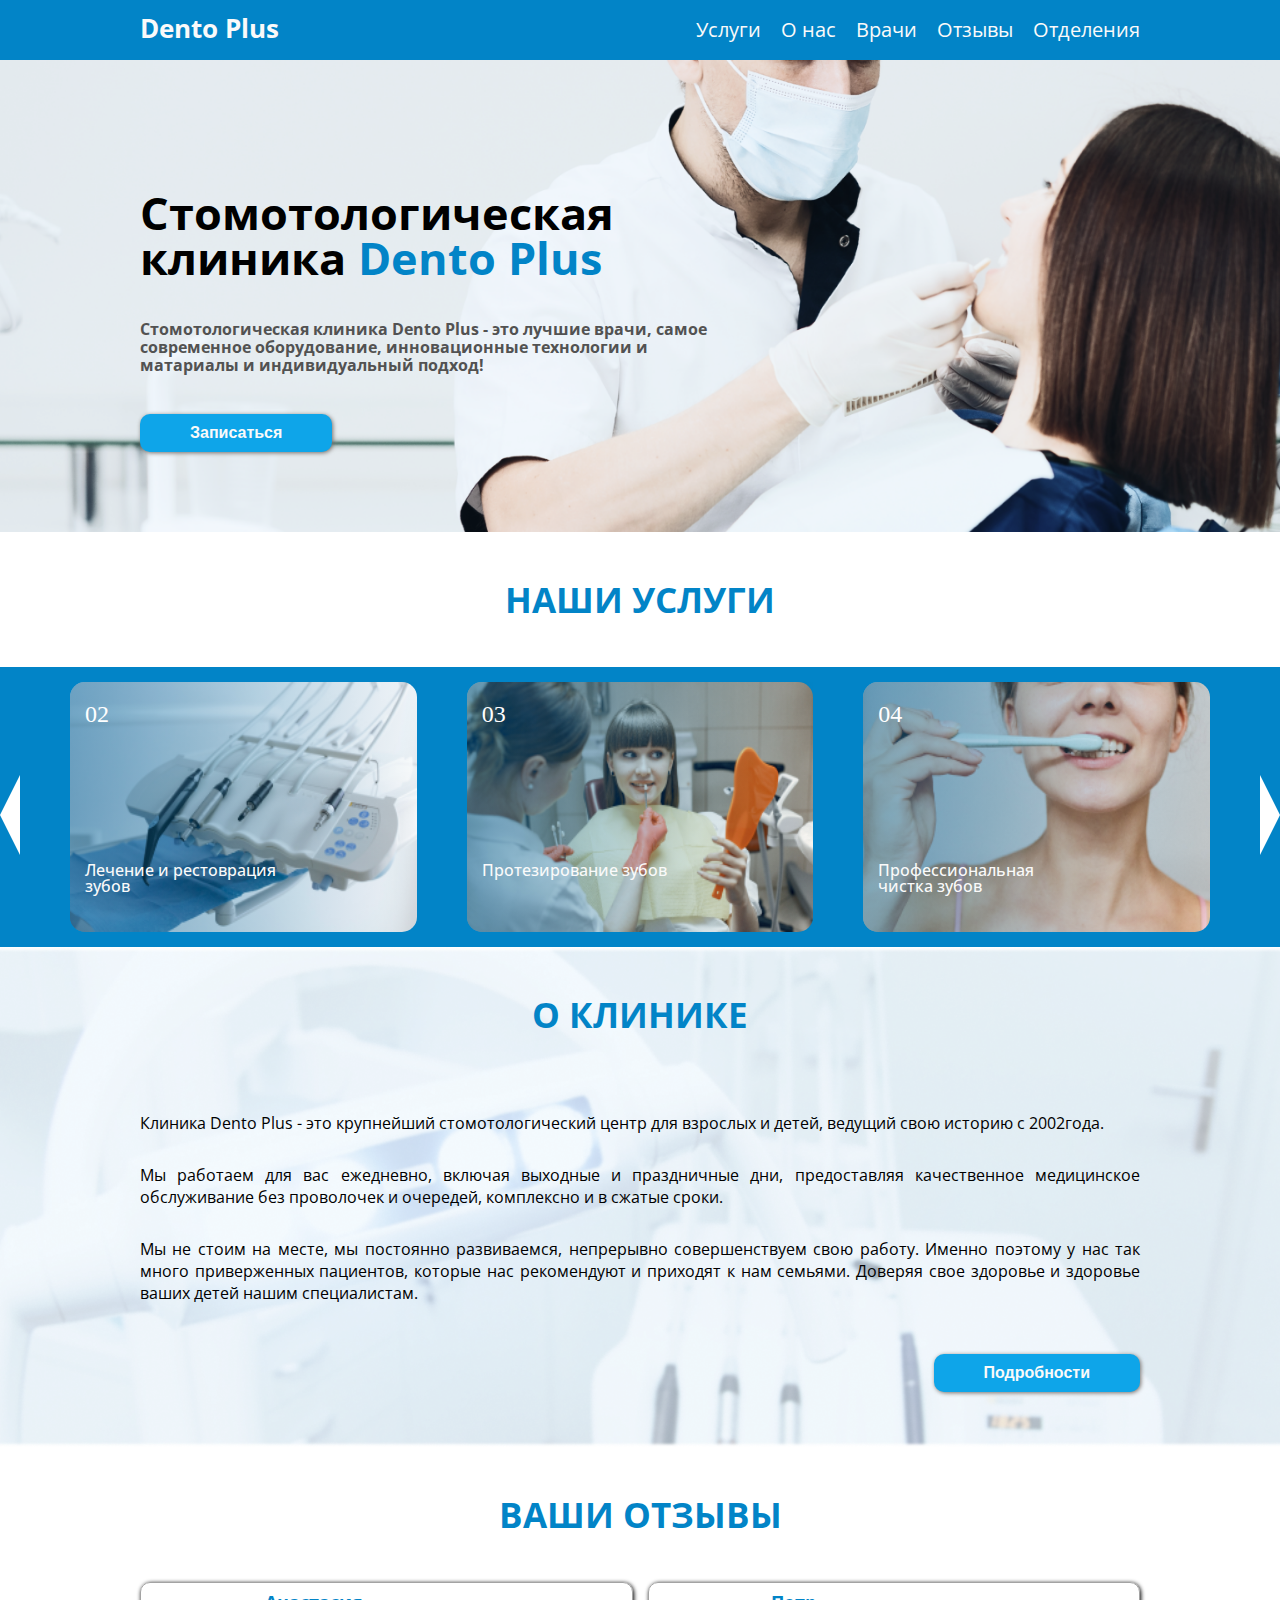
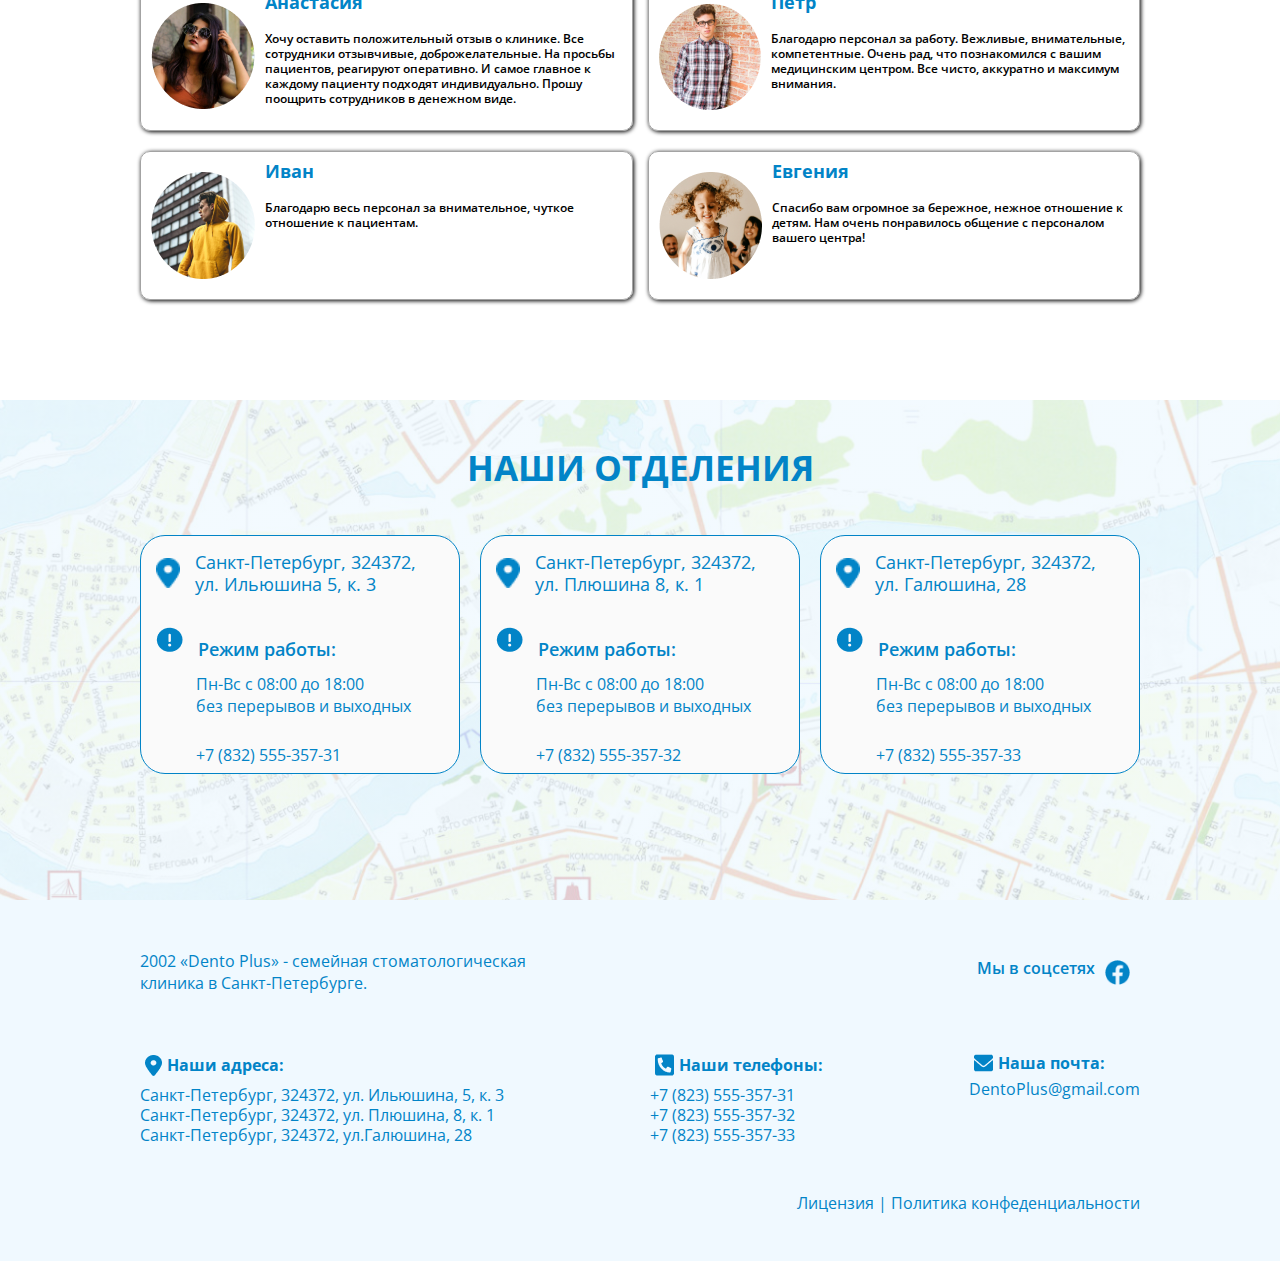
<file: PROJECTS/Dental_Clinic/index.html>
<!DOCTYPE html>
<html>
    <head>
        <meta charset="utf-8" />
        <title>Dental_clinic</title>
        <meta content="width=device-width, initial-scale=1.0" name="viewport">
        <link rel="stylesheet" type="text/css" href="reset.css" />
        <link rel="stylesheet" type="text/css" href="styles/styles.css" />
        <link rel="preconnect" href="https://fonts.googleapis.com">
        <link rel="preconnect" href="https://fonts.gstatic.com" crossorigin>
        <link href="https://fonts.googleapis.com/css2?family=Open+Sans:wght@300;400;500;600;700;800&display=swap" rel="stylesheet">
    </head>

    <body>
        <div class="container-interior">
            <div class="navigation-container">
                <div class="content-container">
                    
                    <div class="flex-navigation">

                        <div class="Dento-Plus">Dento Plus</div>

                        <div class="block-navigation">
                            <a class="link" href="../Dental_Clinic/treatment.html#services">Услуги</a>
                            <a class="link" href="#about Us">О нас</a>
                            <a class="link" href="../Dental_Clinic/specialists.html#doctors">Врачи</a>
                            <a class="link" href="#reviews">Отзывы</a>
                            <a class="link" href="#branches">Отделения</a>
                        </div>
                    </div>
                </div>
            </div>
        
                                                 <!--Dento Plus-->

            <div class="image-dento">
                <div class="content-container">
                    <div class="header-hero">
                        <h1>Стомотологическая клиника <span class="colortext">Dento Plus</span></h1>
                        <p class="text-hero">Стомотологическая клиника Dento Plus - это лучшие врачи,
                        самое современное оборудование, инновационные технологии и матариалы и индивидуальный подход!</p>
                    </div>

                    <div>
                        <button class="button">Записаться</button>
                    </div>

                </div>
            </div>

                                                    <!--Servise-->

            <div class="title" id="services">НАШИ УСЛУГИ</div>
            

            <div class="servise">
                <div class="flex-foto">
                    
                    <div class="arrow">
                        <div class="triangle-left"></div>
                    </div>

                    <div class="image">
                        <img src="../Dental_Clinic/photo/service-3.png" alt="" class="image-servise" />
                        <div class="shadow"></div>
                        <p class="number">02</p>
                        <p class="text">Лечение и рестоврация зубов</p>
                    </div>
                    
                    <div class="image">
                        <img src="../Dental_Clinic/photo/service-2.png" alt="" class="image-servise" />
                        <div class="shadow"></div>
                        <p class="number">03</p>
                        <p class="text">Протезирование зубов</p>
                    </div>

                    <div class="image">
                        <img src="../Dental_Clinic/photo/service-1.png" alt="" class="image-servise" />
                        <div class="shadow"></div>
                        <p class="number">04</p>
                        <p class="text">Профессиональная чистка зубов</p>
                    </div>

                    <div class="arrow">
                        <div class="triangle-right"></div>
                    </div>

                </div>
            </div>
            
                                                      <!--Clinic-->

            <div class="image-clinic">
                <div class="content-container">
                    <div class="title" id="about Us">О КЛИНИКЕ</div>

                        <p class="text-clinic">Клиника Dento Plus - это крупнейший стомотологический центр для взрослых и детей, 
                            ведущий свою историю с 2002года.</p>

                        <p class="text-clinic">Мы работаем для вас ежедневно, включая выходные и праздничные дни, предоставляя качественное
                            медицинское обслуживание без проволочек и очередей, комплексно и в сжатые сроки.</p>
                            

                        <p class="text-clinic">Мы не стоим на месте, мы постоянно развиваемся, непрерывно совершенствуем свою работу.
                            Именно поэтому у нас так много приверженных пациентов, которые нас рекомендуют и приходят к нам семьями. 
                            Доверяя свое здоровье и здоровье ваших детей нашим специалистам.</p>
                            
                        <button class="button-details">Подробности</button>
                </div>
            </div>

                                                        <!--Reviews-->

            <div class="title" id="reviews">ВАШИ ОТЗЫВЫ</div>
                <div class="content-container">

                    <div class="flex-reviews">
                     
                        <div class="box-name">
                            <img src="../Dental_Clinic/photo/client-1.png" alt="" class="client" />
                            <div class="name">Анастасия</div>
                            <p class="text-reviews">Хочу оставить положительный отзыв о клинике. Все сотрудники отзывчивые, доброжелательные.
                                На просьбы пациентов, реагируют оперативно. И самое главное к каждому пациенту подходят индивидуально. Прошу 
                                поощрить сотрудников в денежном виде.</p>
                        </div>

                        <div class="box-name">
                            <img src="../Dental_Clinic/photo/client-2.png" alt="" class="client"/>
                            <div class="name">Петр</div>
                            <p class="text-reviews">Благодарю персонал за работу. Вежливые, внимательные, компетентные. Очень рад,
                                 что познакомился с вашим медицинским центром. Все чисто, аккуратно и максимум внимания.</p>
                        </div>
                    </div> 
                    

                    <div class="flex-reviews">

                        <div class="box-name">
                            <img src="../Dental_Clinic/photo/client-3.png" alt="" class="client" />
                            <div class="name">Иван</div>
                            <p class="text-reviews">Благодарю весь персонал за внимательное, чуткое отношение к пациентам.</p>
                        </div>

                        <div class="box-name">
                            <img src="../Dental_Clinic/photo/client-4.png" alt="" class="client" />
                            <div class="name">Евгения</div>
                            <p class="text-reviews">Спасибо вам огромное за бережное, нежное отношение к детям. Нам очень понравилось
                                общение с персоналом вашего центра!</p>
                        </div>
                    </div>
                </div>

                                                 <!--Adres-->

            <div class="image-adres">
                <div class="title" id="branches">НАШИ ОТДЕЛЕНИЯ</div>
                    <div class="content-container">

                        <div class="flex-adres">

                            <div class="adres-block">
                                <div class="block">
                                    <img src="../Dental_Clinic/photo/location-icon.png" alt="" class="location" />
                                    <p class="text-adres">Санкт-Петербург, 324372, ул. Ильюшина 5, к. 3</p>
                                </div>

                                <div class="block">
                                    <img src="../Dental_Clinic/photo/circle-info-icon.png" alt="" class="circle-info" />
                                    <h5 class="title-adres">Режим работы:</h5>
                                </div>

                                <div class="time">   
                                    <p class="text-adres">Пн-Вс с 08:00 до 18:00</p>
                                    <p  class="text-adres">без перерывов и выходных</p>
                                </div>

                               <p class="phone">+7 (832) 555-357-31</p>
                            </div>



                            <div class="adres-block">
                                <div class="block">
                                    <img src="../Dental_Clinic/photo/location-icon.png" alt="" class="location" />
                                    <p class="text-adres">Санкт-Петербург, 324372, ул. Плюшина 8, к. 1</p>
                                </div>

                                <div class="block">
                                    <img src="../Dental_Clinic/photo/circle-info-icon.png" alt="" class="circle-info" />
                                    <h5 class="title-adres">Режим работы:</h5>
                                </div>

                                <div class="time">   
                                    <p class="text-adres">Пн-Вс с 08:00 до 18:00</p>
                                    <p  class="text-adres">без перерывов и выходных</p>
                                </div>

                               <p class="phone">+7 (832) 555-357-32</p>
                            </div>



                            <div class="adres-block">
                                <div class="block">
                                    <img src="../Dental_Clinic/photo/location-icon.png" alt="" class="location" />
                                    <p class="text-adres">Санкт-Петербург, 324372, ул. Галюшина, 28</p>
                                </div>

                                <div class="block">
                                    <img src="../Dental_Clinic/photo/circle-info-icon.png" alt="" class="circle-info" />
                                    <h5 class="title-adres">Режим работы:</h5>
                                </div>

                                <div class="time">   
                                    <p class="text-adres">Пн-Вс с 08:00 до 18:00</p>
                                    <p  class="text-adres">без перерывов и выходных</p>
                                </div>

                               <p class="phone">+7 (832) 555-357-33</p>
                            </div>
                        </div>

                    </div>    
            </div>
            
                                                  <!--Contacts-->

            <div class="contacts-container">
                <div class="content-container">

                    <div class="flex-futer">
                        <div class="text-futer">2002 «Dentо Plus» - семейная стоматологическая клиника в Санкт-Петербурге.</div>

                        <div class="block-icon">
                            <p class="text-facebook">Мы в соцсетях</p>
                            <img src="../Dental_Clinic/photo/facebook-icon.png" alt="" class="icon-futer-facebook" />
                        </div>

                    </div>

                    <div class="flex-futer-adres">

                        <div class="adreses">
                            <div class="block-icon">
                                <img src="../Dental_Clinic/photo/location-icon.png" alt="" class="icon-futer" />
                                <h5 class="info-futer">Наши адреса:</h5>
                            </div>
                            <p>Санкт-Петербург, 324372, ул. Ильюшина, 5, к. 3</p>
                            <p>Санкт-Петербург, 324372, ул. Плюшина, 8, к. 1 </p>
                            <p>Санкт-Петербург, 324372, ул.Галюшина, 28</p>
                        </div>

                        <div class="phone-futer">
                            <div class="block-icon">
                                <img src="../Dental_Clinic/photo/phone-icon.png" alt="" class="icon-futer" />
                                <h5 class="info-futer">Наши телефоны:</h5>
                            </div>
                            <p>+7 (823) 555-357-31 </p>
                            <p>+7 (823) 555-357-32</p>
                            <p>+7 (823) 555-357-33</p>
                        </div>

                        <div class="email">
                            <div class="block-icon">
                                <img src="../Dental_Clinic/photo/email-icon.png" alt="" class="icon-futer" />
                                <h5 class="info-futer">Наша почта:</h5>
                            </div>
                            <p>DentoPlus@gmail.com</p>
                        </div>

                    </div>


                    <div class="license">
                        <p>Лицензия | Политика конфеденциальности</p>
                    </div>
                </div>
            </div>

        </div>
    </body>
</html>
</file>
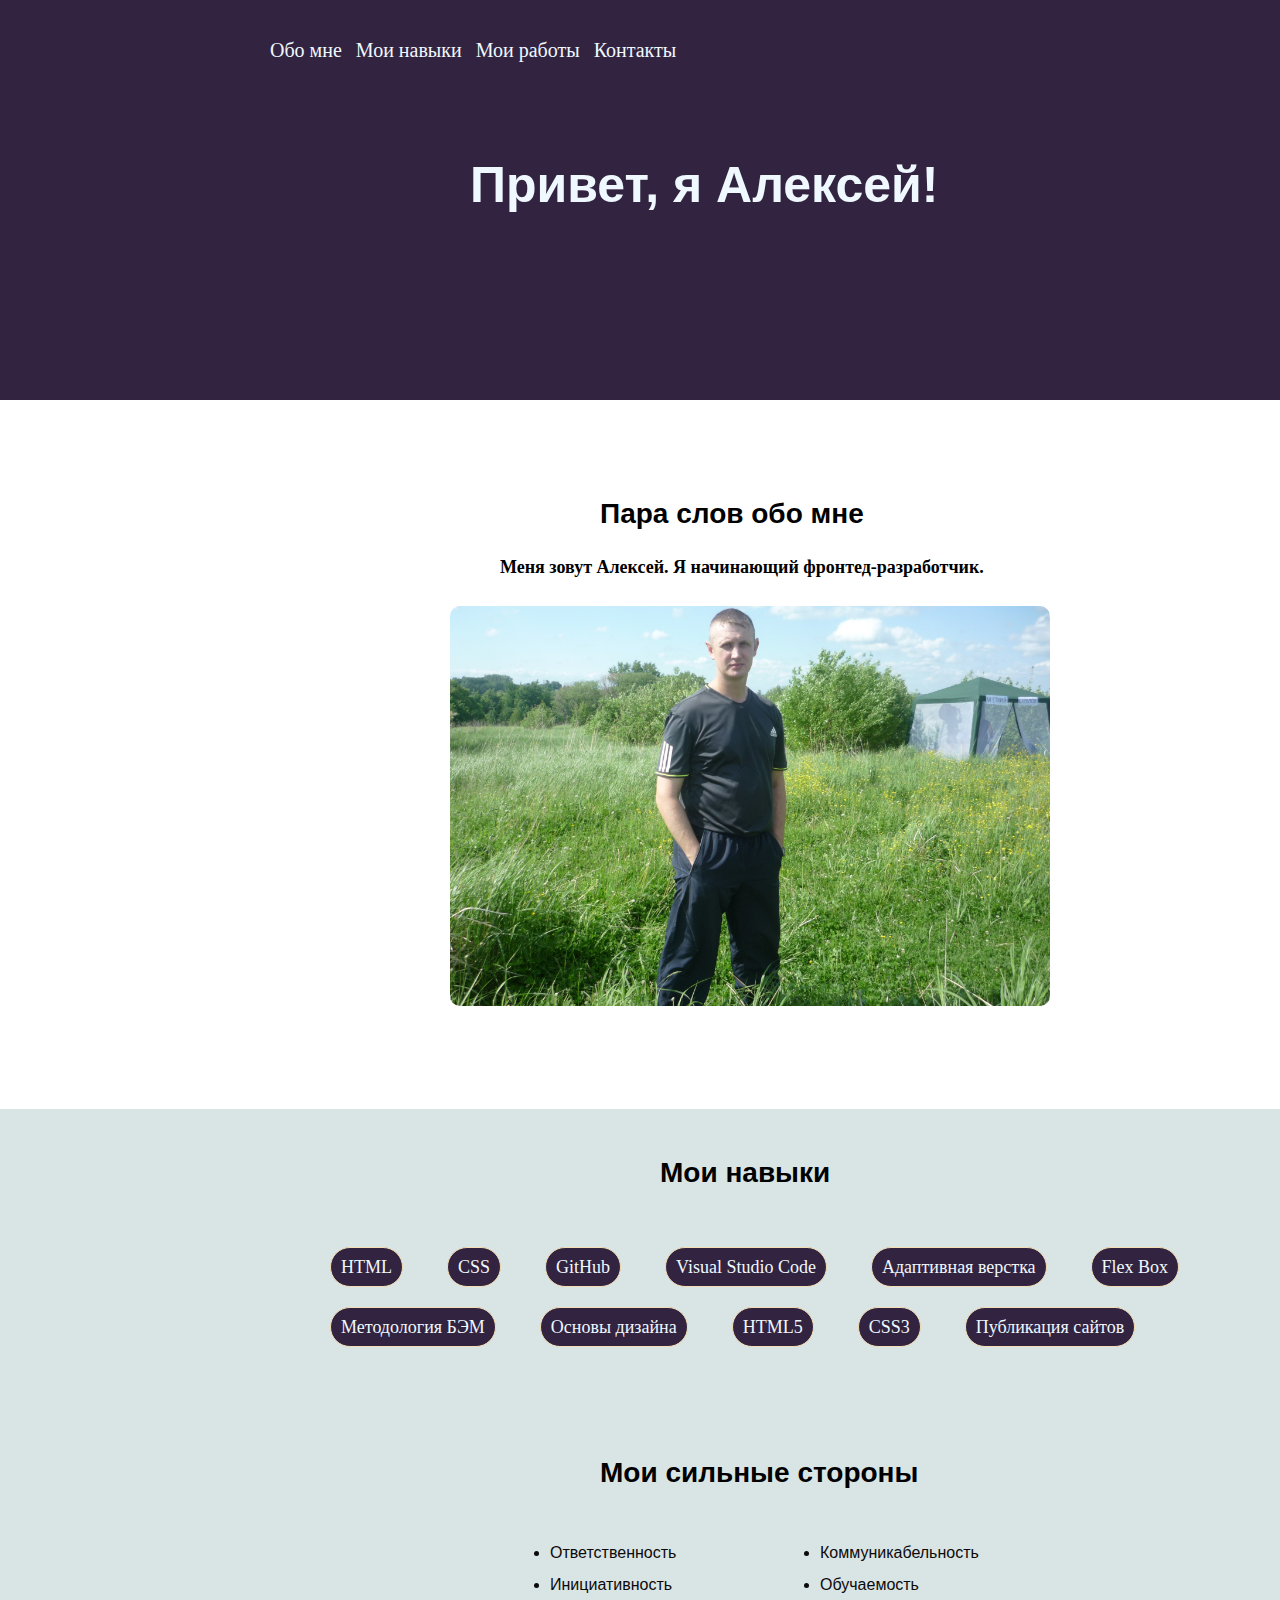
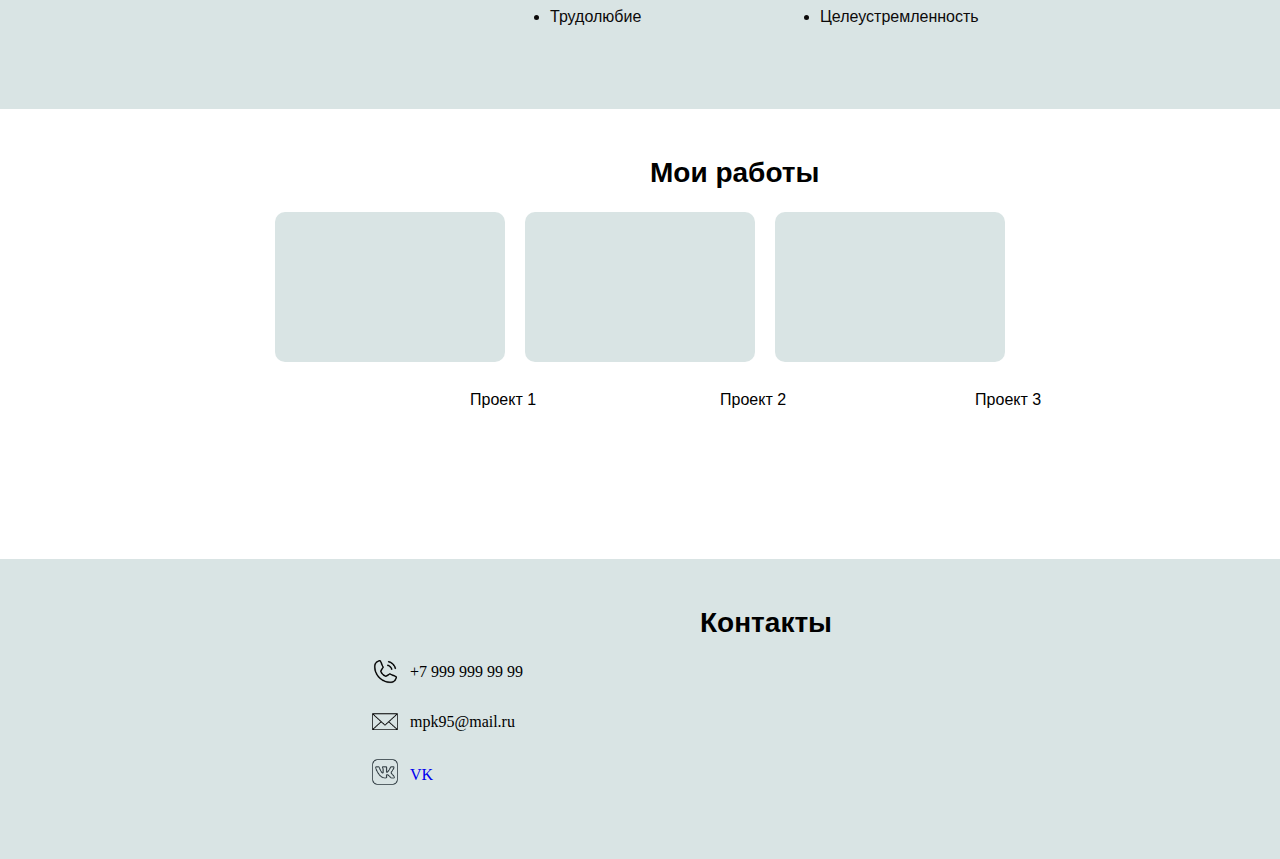
<file: PROJECTS/Portfolio/index.html>
<!DOCTYPE html>
<html>
    <head>
        <meta charset="utf-8" />
        <title>Портфолио</title>
        <link rel="stylesheet" type="text/css" href="styles.css" />
        <link rel="stylesheet" type="text/css" href="reset.css" /> 
        <link href="https://fonts.googleapis.com/css2?family=Noto+Sans:ital,wght@0,400;0,800;1,700;1,900&display=swap " rel="stylesheet" />
    </head>
    
      <body>
          <div class="container">
            <div class="block">
              <div class="navigation">
                <div class="box">
                  <a class="link" href="#about me">Обо мне</a>
                </div>

                <div class="box">
                  <a class="link" href="#my_skills">Мои навыки</a>
                </div>

                <div class="box">
                  <a class="link" href="#my works">Мои работы</a>
                </div>

                <div class="box">
                  <a class="link" href="#contacts">Контакты</a>
                </div> 
                    <div class="text"><h1>Привет, я Алексей!</h1></div>                   
                </div>             
              </div>
            </div>
          </div>

          <div class="container2">
            <h1 class="h1" id="about me">Пара слов обо мне</h1>
            <p class="p">Меня зовут Алексей. Я начинающий фронтед-разработчик.</p>
            <img src="2023.JPG" alt="" class="image" />
          </div>

          <div class="container3">
            <div class="header">
              <h2 class="h2" id="my_skills">Мои навыки</h2>
                 <div class="block1">
                  <div class="box1">HTML</div>
                  <div class="box1">CSS</div>
                  <div class="box1">GitHub</div>
                  <div class="box1">Visual Studio Code</div>
                  <div class="box1">Адаптивная верстка</div>
                  <div class="box1">Flex Box</div>
                  <div class="box1">Методология БЭМ</div>
                  <div class="box1">Основы дизайна</div>
                  <div class="box1">HTML5</div>
                  <div class="box1">CSS3</div>
                  <div class="box1">Публикация сайтов</div>
                 </div>                  
            </div>
          </div>

          <div class="container4">
            <div class="h3">Мои сильные стороны</div>
            <div class="flex">
              <div class="list">                            
                <div class="li">                                             
                    <ul>                
                     <li>Ответственность</li>
                     <li>Инициативность</li>
                     <li>Трудолюбие</li>
                    </ul> 
                </div>
              </div>

              <div class="list2">
               <div class="li">
                  <ul>
                    <li>Коммуникабельность</li>
                    <li>Обучаемость</li>
                    <li>Целеустремленность</li>
                  </ul>
                </div>
              </div>
            </div>
          </div>

          <div class="container5">            
            <div class="h4" id="my works">Мои работы</div>
            <div class="flex3">
              <div class="project1"></div>
              <div class="project2"></div>
              <div class="project3"></div>
            </div>  

              <p class="text1">Проект 1</p>
              <p class="text2">Проект 2</p>
              <p class="text3">Проект 3</p>
          </div>

          <div class="container6">
            <div class="h5" id="contacts">Контакты</div>
            <div class="contact">           
                <img src="phone_call_light_icon_jpg.png" alt="" class="icon"/>
                <p class="info">+7 999 999 99 99</p>
            </div>

            <div class="contact">
                <img src="email_icon.png" alt="" class="icon"/>
                <p class="info">mpk95@mail.ru</p>
            </div>

            <div class="contact">
                <img src="vk_icon.png" alt="" class="icon"/>
                <p class="info"></p>
                <a class="VK" href="https://vk.com/id179690013" target="_blank">VK</a> 
              </div>           
          </div>
      </body>      
</html>
</file>
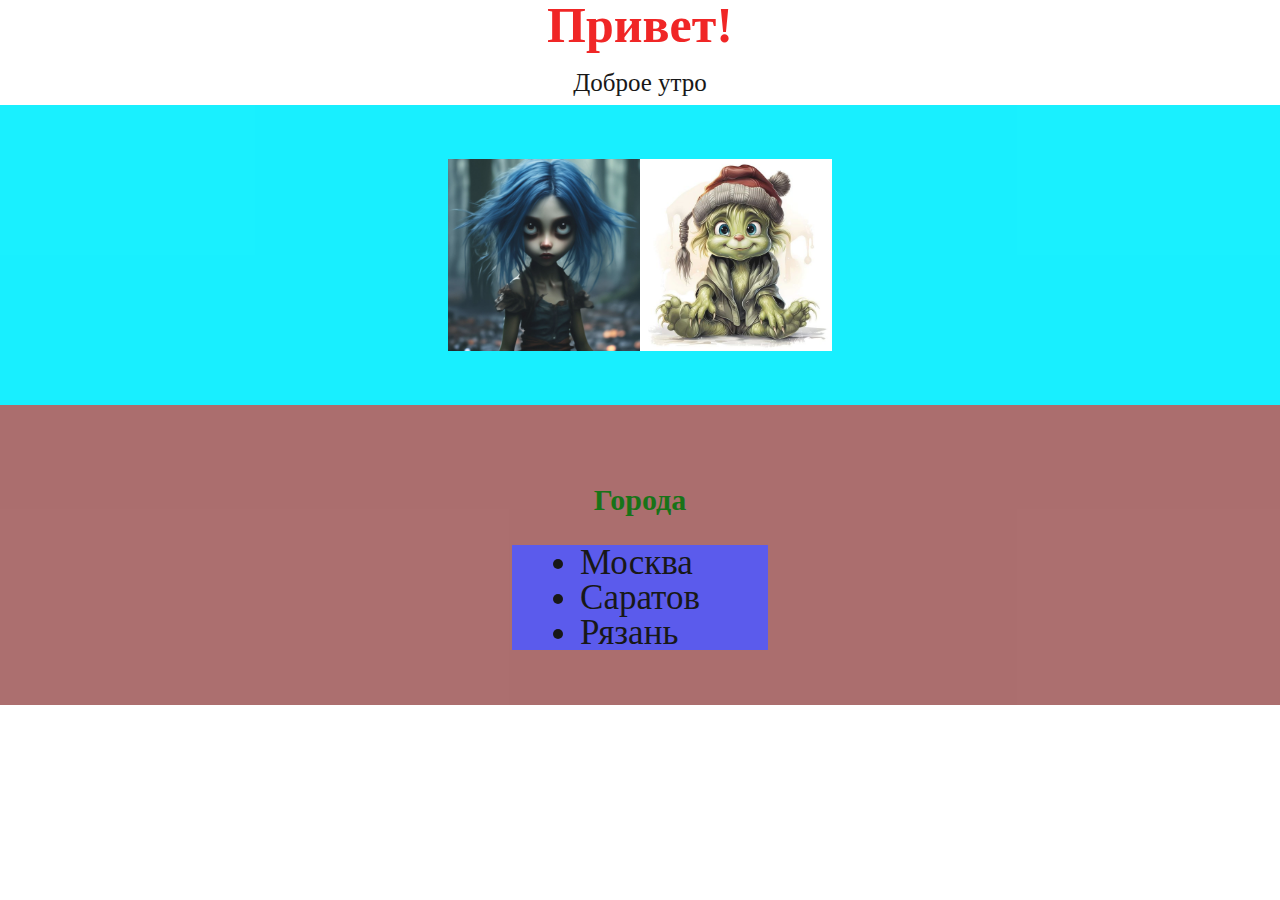
<file: PROJECTS/TEST/index.html>
<!DOCTYPE html>
<html>
    <head>
        <meta charset="utf-8" />
        <title>Тест</title>
        <link rel="stylesheet" type="text/css" href="reset.css" />
        <link rel="stylesheet" type="text/css" href="styles.css" />
        <meta content="width=device-width, initial-scale=1.0" name="viewport"> 

    </head>

    <body>
        
        <div class="interior">
            <header>
                <h1 class="title">Привет!</h1>
                <p class="text">Доброе утро</p>

                <div class="block-foto1">
                    <img alt="" class="foto" src="images/Girl.jpg" />
                    <img alt="" class="foto"  src="images/Gremlin.jpg" />
                </div>
            </header>

            
            <div class="container">
                <p class="title2">Города</p>

                <div class="list">
                    <ul>
                        <li>Москва</li>
                        <li>Саратов</li>
                        <li>Рязань</li>
                    </ul>
                </div>    
            </div>

        </div>
    </body>
</html>
</file>
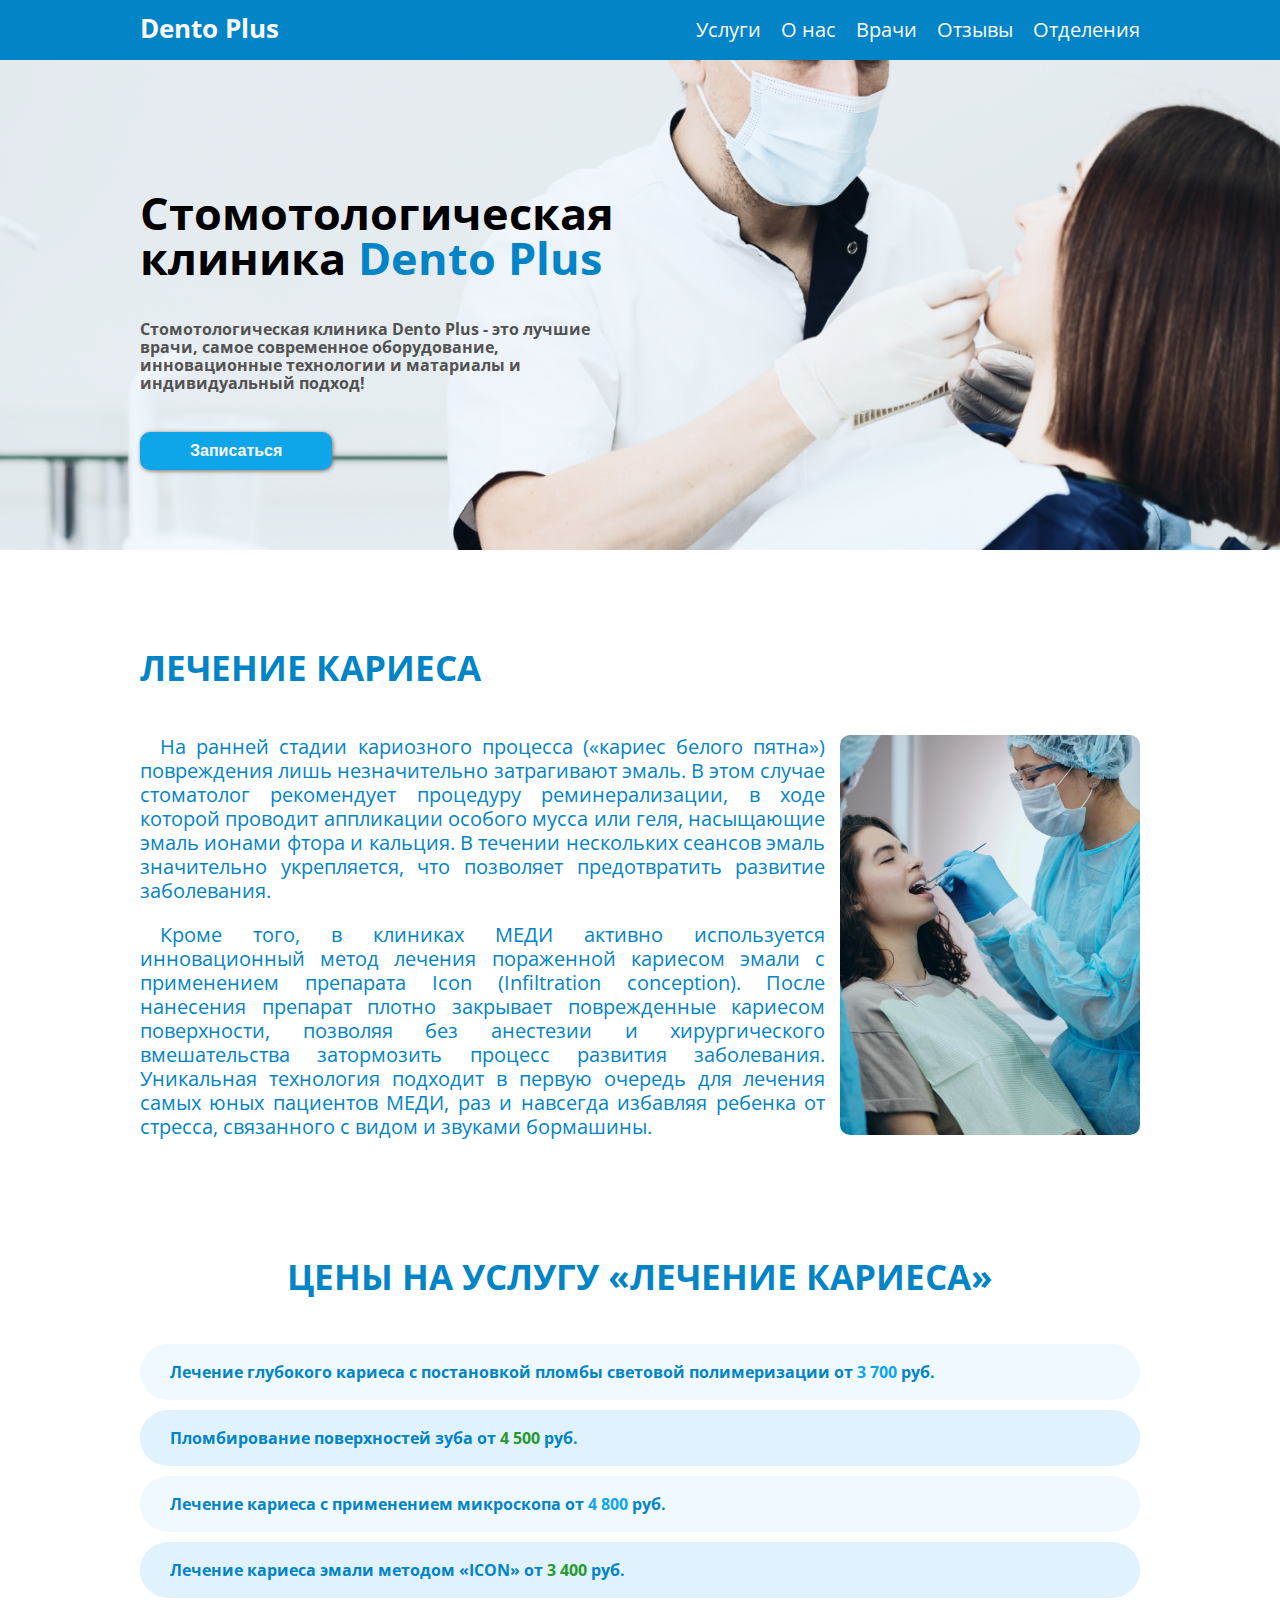
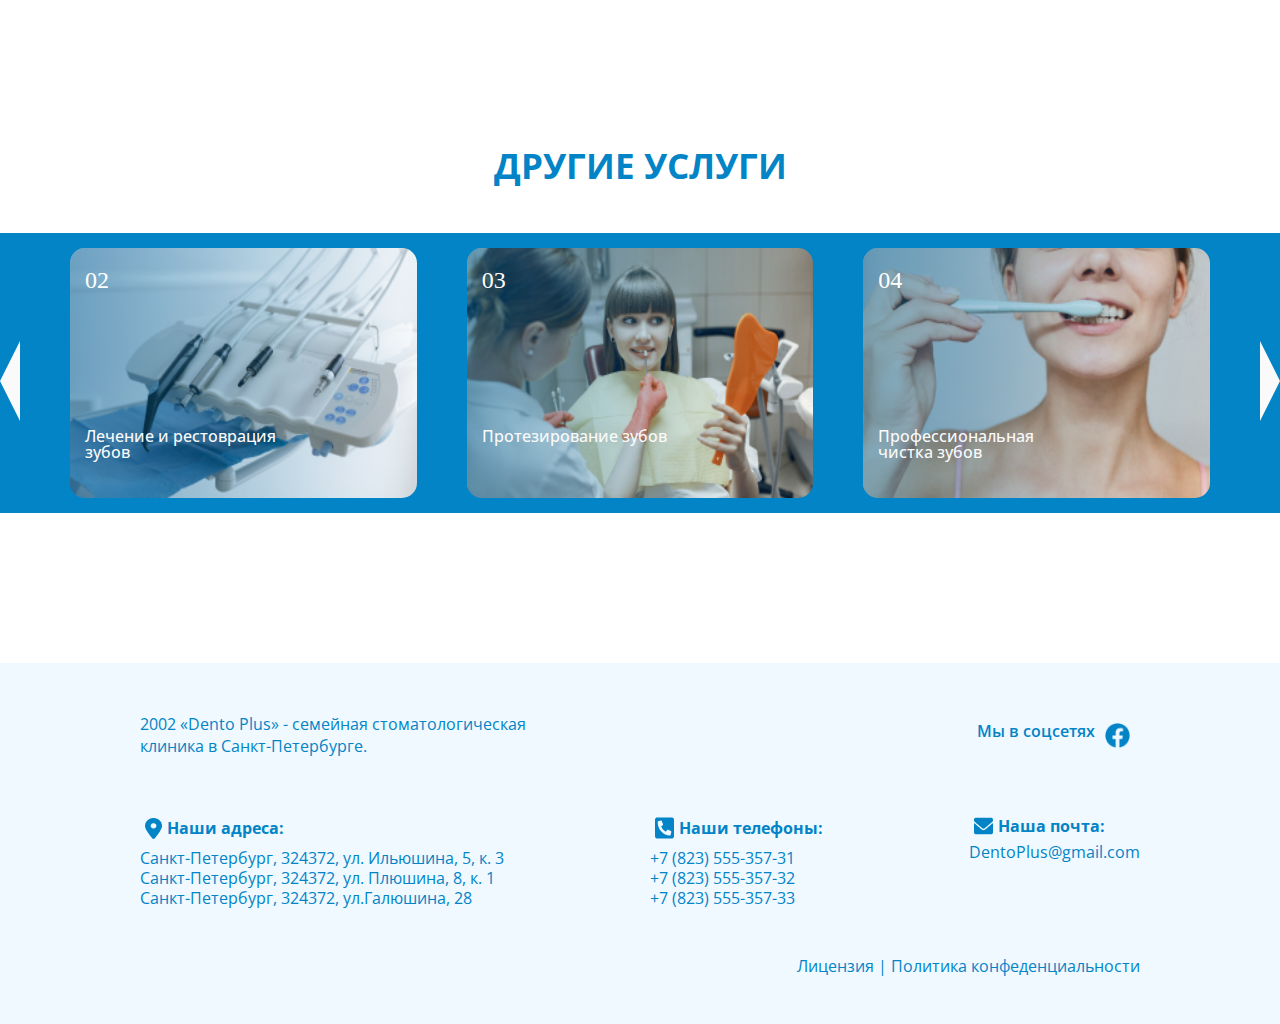
<file: PROJECTS/Dental_Clinic/treatment.html>
<!DOCTYPE html>
<html>
    <head>
        <meta charset="utf-8" />
        <title>Dental_clinic</title>
        <meta content="width=device-width, initial-scale=1.0" name="viewport">
        <link rel="stylesheet" type="text/css" href="reset.css" />
        <link rel="stylesheet" type="text/css" href="styles/treatment.css" />
        <link rel="preconnect" href="https://fonts.googleapis.com">
        <link rel="preconnect" href="https://fonts.gstatic.com" crossorigin>
        <link href="https://fonts.googleapis.com/css2?family=Open+Sans:wght@300;400;500;600;700;800&display=swap" rel="stylesheet">
    </head>
        <body>
            <div class="container-interior">
                <div class="navigation-container">
                    <div class="content-container">
                        
                        <div class="flex-navigation">
    
                            <div class="Dento-Plus">Dento Plus</div>
    
                            <div class="block-navigation">
                                <a class="link" href="../Dental_Clinic/index.html#services">Услуги</a>
                                <a class="link" href="../Dental_Clinic/index.html#about Us">О нас</a>
                                <a class="link" href="../Dental_Clinic/specialists.html#doctors">Врачи</a>
                                <a class="link" href="../Dental_Clinic/index.html#reviews">Отзывы</a>
                                <a class="link" href="../Dental_Clinic/index.html#branches">Отделения</a>
                            </div>
                        </div>
                    </div>
                </div>




                <div class="image-dento">
                    <div class="content-container">
                        <div class="header-hero">
                            <h1>Стомотологическая клиника <span class="colortext">Dento Plus</span></h1>
                            <p class="text-hero">Стомотологическая клиника Dento Plus - это лучшие врачи,
                            самое современное оборудование, инновационные технологии и матариалы и индивидуальный подход!</p>
                        </div>
    
                        <div>
                            <button class="button">Записаться</button>
                        </div>
    
                    </div>
                </div>




                <div class="treatment">
                    <div class="content-container">
                        <div class="title" id="services">ЛЕЧЕНИЕ КАРИЕСА</div>
                        
                        <div class="flex-container">

                            <div class="text-block">
                                <p class="text-treatment">На ранней стадии кариозного процесса («кариес белого пятна») повреждения лишь незначительно затрагивают эмаль.
                                   В этом случае стоматолог рекомендует процедуру реминерализации, в ходе которой проводит аппликации особого мусса
                                   или геля, насыщающие эмаль ионами фтора и кальция. В течении нескольких сеансов эмаль значительно укрепляется, 
                                   что позволяет предотвратить развитие заболевания.
                                </p>

                                <p class="text-treatment">Кроме того, в клиниках МЕДИ активно используется инновационный метод лечения пораженной кариесом эмали 
                                   с применением препарата Icon (Infiltration conception). После нанесения препарат плотно закрывает поврежденные
                                   кариесом поверхности, позволяя без анестезии и хирургического вмешательства затормозить процесс развития заболевания.
                                   Уникальная технология подходит в первую очередь для лечения самых юных пациентов МЕДИ, раз и навсегда избавляя ребенка
                                    от стресса, связанного с видом и звуками бормашины.
                                </p>
                            </div>

                            <img src="../Dental_Clinic/photo/patient.png" alt="" class="patient" />
                        </div>

                        <div class="services">ЦЕНЫ НА УСЛУГУ «ЛЕЧЕНИЕ КАРИЕСА»</div>

                        <div class="description">
                            <div class="frame">
                                <p class="text-frame">Лечение глубокого кариеса с постановкой пломбы световой полимеризации от <span class="colortext-frame">3 700</span> руб.</p>
                            </div>

                            <div class="frame2">
                                <p class="text-frame">Пломбирование поверхностей зуба от <span class="colortext-frame2">4 500</span> руб.</p>
                            </div>

                            <div class="frame">
                                <p class="text-frame">Лечение кариеса с применением микроскопа от <span class="colortext-frame">4 800</span>  руб.</p>
                            </div>
                            <div class="frame2">
                                <p class="text-frame">Лечение кариеса эмали методом «ICON» от <span class="colortext-frame2">3 400</span> руб.</p>
                            </div>
                        </div>

                        <div class="services">ДРУГИЕ УСЛУГИ</div>
                    </div>

                

                    <div class="servise">
                        <div class="flex-foto">

                            <div class="arrow">
                                <div class="triangle-left"></div>
                            </div>
        
                            <div class="image">
                                <img src="../Dental_Clinic/photo/service-3.png" alt="" class="image-servise" />
                                <div class="shadow"></div>
                                <p class="number">02</p>
                                <p class="text-servis">Лечение и рестоврация зубов</p>
                            </div>
                            
                            <div class="image">
                                <img src="../Dental_Clinic/photo/service-2.png" alt="" class="image-servise" />
                                <div class="shadow"></div>
                                <p class="number">03</p>
                                <p class="text-servis">Протезирование зубов</p>
                            </div>
        
                            <div class="image">
                                <img src="../Dental_Clinic/photo/service-1.png" alt="" class="image-servise" />
                                <div class="shadow"></div>
                                <p class="number">04</p>
                                <p class="text-servis">Профессиональная чистка зубов</p>
                            </div>

                            <div class="arrow">
                                <div class="triangle-right"></div>
                            </div>
        
                        </div>
                    </div>
                </div>

                <div class="contacts-container">
                    <div class="content-container">
    
                        <div class="flex-futer">
                            <div class="text-futer">2002 «Dentо Plus» - семейная стоматологическая клиника в Санкт-Петербурге.</div>
    
                            <div class="block-icon">
                                <p class="text-facebook">Мы в соцсетях</p>
                                <img src="../Dental_Clinic/photo/facebook-icon.png" alt="" class="icon-futer-facebook" />
                            </div>
    
                        </div>
    
                        <div class="flex-futer-adres">
    
                            <div class="adreses">
                                <div class="block-icon">
                                    <img src="../Dental_Clinic/photo/location-icon.png" alt="" class="icon-futer" />
                                    <h5 class="info-futer">Наши адреса:</h5>
                                </div>
                                <p>Санкт-Петербург, 324372, ул. Ильюшина, 5, к. 3</p>
                                <p>Санкт-Петербург, 324372, ул. Плюшина, 8, к. 1 </p>
                                <p>Санкт-Петербург, 324372, ул.Галюшина, 28</p>
                            </div>
    
                            <div class="phone-futer">
                                <div class="block-icon">
                                    <img src="../Dental_Clinic/photo/phone-icon.png" alt="" class="icon-futer" />
                                    <h5 class="info-futer">Наши телефоны:</h5>
                                </div>
                                <p>+7 (823) 555-357-31 </p>
                                <p>+7 (823) 555-357-32</p>
                                <p>+7 (823) 555-357-33</p>
                            </div>
    
                            <div class="email">
                                <div class="block-icon">
                                    <img src="../Dental_Clinic/photo/email-icon.png" alt="" class="icon-futer" />
                                    <h5 class="info-futer">Наша почта:</h5>
                                </div>
                                <p>DentoPlus@gmail.com</p>
                            </div>
    
                        </div>
    
                        <div class="license">
                            <p>Лицензия | Политика конфеденциальности</p>
                        </div>
                    </div>
                </div>

            </div>    
        </body>
</html>
</file>
<file: PROJECTS/Dental_Clinic/styles/styles.css>
* {
    box-sizing: border-box;
}

html {
    scroll-behavior: smooth;    
}

.container-interior {
    margin: 0 auto;
    max-width: 1920px;
    font-family: 'Open Sans', sans-serif;
         
}

.navigation-container {
    max-width: 1920px;
    height: 60px;
    background-color: #0284C7;

    
}

.content-container {
    max-width: 1000px;
    margin: 0 auto;
    
}

.flex-navigation {
    display: flex;
    justify-content: space-between;   
}

.Dento-Plus {
    color: #fafafa;
    padding-top: 15px;
    font-weight: 700;
    font-size: 26px;

}

.block-navigation {
    display: flex;
    gap: 20px;
}

    
.link {
    text-decoration: none;
    font-size: 20px;
    color: #fafafa;
    padding-top: 20px;    
}
 

.image-dento {
    background-image: url(../photo/hero.png);
    background-position: center top;
    background-size: cover;
    padding-bottom: 80px;    
}

.header-hero {
    max-width: 60%;
    font-size: 45px;
    font-weight: 700;
    padding-top: 130px;
        
}

.colortext {
    color: #0284C7;
}

.text-hero {
    margin-top: 40px;
    
    font-size: 16px;
    line-height: 18px;
    color: #525252;     
}

.button {
    background-color: #0ea5e9;
    border: none;
    padding: 10px 50px;
    font-size: 16px;
    font-weight: 600;
    border-radius: 10px;
    color: #fafafa;
    box-shadow: 1px 1px 4px #78716c;
    margin-top: 40px;
}

.button:hover {
    background-color: #0284c7;
}

.title {
    text-align: center;
    padding-bottom: 50px;
    color: #0284C7;
    font-size: 35px;
    font-weight: 700;
    padding-top: 50px;    
}

.servise {
    background-color: #0284C7;
    max-width: 1920px;
    height: 280px;
}

.arrow {
    display: flex;
    align-items: center;
}

.triangle-left {
    width: 0;
    height: 0;
    border-top: 40px solid transparent;
    border-right: 20px solid;
    border-bottom: 40px solid transparent;
    color: #FFFFFF;
    margin-top: 30px;
}

.triangle-right {
    width: 0;
    height: 0;
    border-top: 40px solid transparent;
    border-left: 20px solid;
    border-bottom: 40px solid transparent;
    color: #FFFFFF;
    margin-top: 30px;
}

.flex-foto {
    display: flex;
    gap: 50px;
    justify-content: center;
}


.image-servise {
    border-radius: 15px;
    max-width: 100%;          
}


.image {
    position: relative;
    display: flex;
    height: 250px;
    margin-top: 15px;    
}

.number {
    position: absolute;
    font-size: 24px;
    margin-top: 20px;
    margin-left: 15px;
    font-weight: 500;
    color: #FFFFFF;
    font-family: 'Playfair Display';
}

.text {
    position: absolute;
    top: 180px;
    max-width: 60%;
    margin-left: 15px;
    color: #fafafa;
    font-weight: 500;
}

.shadow {
    background: linear-gradient(95deg, #0369a1, transparent);
    height: 100%;
    width: 100%;
    opacity: 0.5;
    position: absolute;
    border-top-left-radius: 15px;
    border-bottom-left-radius: 15px;        
}

.image-clinic {
    background-image: url(../photo/background-1.png);
    background-position: center top;
    background-size: cover;
    height: 500px;
}


.text-clinic {
    margin-top: 30px;
    line-height: 22px;
    text-align: justify;    
}

.button-details {
    background-color: #0ea5e9;
    border: none;
    padding: 10px 50px;
    font-size: 16px;
    font-weight: 600;
    border-radius: 10px;
    color: #fafaf9;
    box-shadow: 1px 1px 4px #78716c;
    margin-top: 50px;
    float: right;    
}

.button-details:hover {
    background-color: #0284c7;
}

.flex-reviews {
    display: flex;
    flex-wrap: wrap;
    gap: 15px;
    margin-bottom: 20px;
    
}

.box-name {
    border: 1px solid #a3a3a3;
    border-radius: 10px;
    box-shadow: 1px 1px 4px;
    padding: 10px 0;
    flex-grow: 1;
    flex-basis: 0;   
}

.client {
    float: left;
    margin: 10px;
}

.name {
    color: #0284C7;
    font-weight: 700;
    font-size: 18px;
}

.text-reviews {
    font-size: 12px;
    font-weight: 600;
    line-height: 15px;
    padding-top: 20px;    
}

.image-adres {
    background: linear-gradient(to right, transparent 0, rgba(240,249,255,0.8)0), url("../photo/map-background.png");
    background-position: center top;
    background-size: cover;
    height: 500px;
    margin-top: 100px;   
}

.flex-adres {
    display: flex;
    justify-content: center;
    gap: 20px;
}

.adres-block {
    flex-grow: 1;
    flex-wrap: wrap;    
    border-radius: 25px;
    border: 1px #0284c7 solid;
    background-color: #fafafa; 
    flex-basis: 0;   
}

.block {
    display: flex;
    align-items: center;
    font-size: 18px;
    margin: 15px;   
}

.location {
   width: 25px;
   height: 30px;
  
}

.circle-info {
    margin-top: 10px;

}

.text-adres {   
    flex-wrap: wrap;
    color: #0284c7;
    line-height: 22px;
    margin-left: 15px;    
}

.title-adres {
    margin-top: 30px;
    color: #0284c7;
    font-weight: 600;
    margin-left: 15px;
}

.time {
    margin-left: 40px;
}

.phone {
    color: #0284c7;
    margin-top: 30px;
    margin-left: 55px;
    margin-bottom: 10px;
}

.contacts-container {
    max-width: 1920px;
    background-color: #f0f9ff;
    padding-top: 50px;
}



.icon-futer {
    margin: 5px;
    object-fit: contain;
}

.info-futer {
    margin-top: 10px;
    font-weight: 700;
    margin-bottom: 10px;
     
}


.facebook-icon {    
    color: #0284c7;
    margin-top: 50px;
           
}

.block-icon {
    display: flex;
}

.text-facebook {
    margin-top: 10px;
    font-weight: 600;
    color: #0284c7;
}


.flex-futer {
    display: flex;
    justify-content: space-between;
    margin-bottom: 50px;
}

.icon-futer-facebook {
    margin: 10px;
    object-fit: contain;
    width: 25px;
}

.text-futer {
    color: #0284c7;
    width: 40%;
    line-height: 22px;
    font-size: 16px;
}

.flex-futer-adres {
    display: flex;
    justify-content: space-between;
}

.phone-futer {
    color: #0284c7;
    line-height: 20px;    
}

.adreses {
    line-height: 20px;
    color: #0284c7;
        
}

.email {
    color: #0284c7;
}

.license {
    display: flex;
    justify-content: flex-end;
    margin-top: 50px;
    color: #0284c7;
    padding-bottom: 50px;
}


@media (max-width: 600px) {
        
    .container-interior {
        font-family: 'Open Sans', sans-serif;
        margin: 0 auto;
        overflow-x: hidden;
    }


    .content-container {
        padding: 10px;
    }

    .Dento-Plus {
        font-weight: 700;
        font-size: 18px;
    }

    .block-navigation {
        flex-wrap: wrap;
    } 


    .link {
        font-size: 14px;    
    }

    .image-dento {
        margin: 0 auto;     
    }

    .header-hero {
        padding-top: 10px;
        max-width: 50%;
        font-size: 24px;
        font-weight: 700;
    }

    .text-hero {
        margin-top: 30px;
        max-width: 80%;
        font-size: 12px;
        line-height: 12px;
        color: #525252;     
    }

    .button {
        margin-top: 30px;
    }

    

    .title {
        padding-bottom: 30px;
        color: #0284C7;
        font-size: 24px;
        font-weight: 700;            
    }

    .servise {
        flex-direction: column;
        max-width: 600px;
        height: 850px;
        
    }

    .flex-foto {
        display: flex;
        flex-direction: column;
        gap: 10px;
        
    }

    
    
    .image {
        margin: 0 auto;
        height: 220px;    
    }

    

    .button-details {
        margin-top: 20px;
        
    }
    
    .text-reviews {
        padding: 5px;
    }

    .text-adres {
        font-size: 17px;
    }
    
    .location {
        width: 20px;
        height: 25px;   
     }
    
     
    .flex-futer-adres {
        display: flex;
        flex-direction: column;
        gap: 10px;
    }

    .text-facebook {
        margin-top: 25px;
    }

    .image-adres {
        margin-top: 20px;
        height: 550px;
    }

    

    .arrow {
        display: flex;
        justify-content: center;
    }

    .triangle-left {
        border: 30px solid transparent; border-bottom: 30px solid ;
        margin-bottom: 20px;
        margin-top: 10px;
    }

    .triangle-right {
        border: 30px solid transparent; border-top: 30px solid;
        margin-top: 20px;
    }

    .flex-reviews {
        display: flex;
        flex-direction: column;
    }
    
    .flex-adres {
        display: flex;
        flex-direction: column;
    }

    .image-adres {
        display: flex;
        flex-direction: column;
        height: 900px;
    }

    .image-clinic {
        display: flex;
        flex-direction: column;
        height: 600px; 
    }
    
}
</file>
<file: PROJECTS/Portfolio/styles.css>
.container {
    max-width: 1920px;
    background-color: rgb(50, 36, 64);
    height: 400px;
    width: 100%;
}

html {
    scroll-behavior: smooth;
}

.block {
    width: 1000px;
    height: 400px;
    margin-left: 230px;
    }
   
.navigation {
    height: 20px;
    padding: 40px;
    }

.box {
    display: inline-block;
    font-size: 20px;
    margin-right: 10px;
}

.link {
    color: aliceblue;
    text-decoration: none;
}

.text {
    padding-top: 100px;
    padding-left: 200px;
    font-size: 50px;
    font-weight: 800;
    font-family: sans-serif;
    color: aliceblue;
}

.container2 {
    max-width: 1920px;
    width: 100%;
}

.h1 {
    font-size: 28px;
    font-weight: 600;
    padding-left: 600px;
    padding-top: 100px;
    font-family: Arial;
}

.p {
    font-size: 18px;
    font-weight: 600;
    padding-left: 500px;
    padding-top: 30px;
}

.image {
    width: 600px;
    height: 400px;
    margin-top: 30px;
    margin-left: 450px;
    object-fit: cover;
    object-position: center;
    border-radius: 10px;
}

.container3 {
    max-width: 1920px;
    background-color:rgb(217, 228, 228);
    width: 100%;
    height: 300px;
    margin-top: 100px;
}

.header {
    width: 900px;
    height: 300px;
    margin-left: 300px;
}

.h2 {
    display: flex;
    flex-wrap: wrap;
    font-size: 28px;
    font-weight: 600;
    padding-left: 360px;
    padding-top: 50px;
    font-family: Arial, Helvetica, sans-serif;
}

.block1 {
    height: 120px;
    margin-top: 50px;
}

.box1 {
    display: inline-block;
    font-size: 18px;
    margin-right: 10px;
    color: aliceblue;
    padding: 10px;
    border: 0.5px solid wheat;
    background-color: rgb(50, 36, 64);
    margin: 10px;
    margin-left: 30px;
    border-radius: 20px;
}

.container4 {
    max-width: 1920px;
    width: 100%;
    height: 300px;
    background-color: rgb(217, 228, 228);
}

.h3 {
    font-size: 28px;
    font-weight: 600;
    padding-left: 600px;
    padding-top: 50px;
    font-family: Arial, Helvetica, sans-serif;
}

.flex {
    display: flex;
    align-items: center;
}

.list {
    margin-left: 550px;
    margin-top: 50px;
    width: 150px;
}

.list2 {   
    width: 170px;
    margin-top: 50px;
    margin-left: 120px;
    }

.li {
    font-size: 16px;   
    line-height: 2em;
    color: rgb(12, 10, 10);
    font-family: Arial, Helvetica, sans-serif;
}

.container5 {
    max-width: 1920px;
    width: 100%;
    height: 450px;
}

.h4 {
    font-size: 28px;
    font-weight: 600;
    padding-left: 650px;
    padding-top: 50px;
    font-family: Arial, Helvetica, sans-serif;
}

.project1 {
    width: 230px;
    height: 150px;
    background-color: rgb(217, 228, 228);
    border-radius: 10px;
    margin-right: 20px;
}

.project2 {
    width: 230px;
    height: 150px;
    background-color: rgb(217, 228, 228);
    border-radius: 10px;
}

.project3 {
    width: 230px;
    height: 150px;
    background-color: rgb(217, 228, 228);
    border-radius: 10px;
    margin-left: 20px;
}

.flex3 {
    display: flex;
    justify-content: center;
    margin: 0 auto;
    margin-top: 25px;
    width: 750px;
}

.text1 {
    display: inline-block;
    margin-left: 470px;
    margin-top: 30px;
    font-family: Arial, Helvetica, sans-serif;
}

.text2 {
    display: inline-block;
    margin-left: 180px;
    margin-top: 30px;
    font-family: Arial, Helvetica, sans-serif;
}

.text3 {
    display: inline-block;
    margin-left: 185px;
    margin-top: 30px;
    font-family: Arial, Helvetica, sans-serif;
}

.container6 {
    max-width: 1920px;
    width: 100%;
    height: 300px;
    background-color: rgb(217, 228, 228);
}

.h5 {
    font-size: 28px;
    font-weight: 600;
    padding-left: 700px;
    padding-top: 50px;
    font-family: Arial, Helvetica, sans-serif;
}

.icon {
    width: 30px;
    height: 30px;
    margin-left: 370px;
    margin-top: 20px;
}

.info {
    margin-left: 10px;
    margin-top: 20px;
}

.contact {
    display: flex;
    align-items: center;
}

.VK {
    text-decoration: none;
    margin-top: 25px;
}
</file>
<file: PROJECTS/TEST/styles.css>
* {
    box-sizing: border-box;
}

.interior {
    max-width: 1920px;
    width: 100%;
    height: 100%; 
    opacity: 0.9;   
}

.title {
    color: rgb(239, 15, 15);
    font-size: 50px;
    font-weight: 600;
    text-align: center;
}

.text {
    font-size: 25px;
    text-align: center;
    padding-top: 20px;
    padding-bottom: 10px;
}

.foto {
    width: 15%;
     
}

.block-foto1 {
    display: flex;
    align-items: center;
    justify-content: center;
    background-color: rgb(0, 238, 255);
    height: 300px;
    
    
}

.container {
    background-color: rgb(163, 95, 95);
    height: 300px;
    padding-top: 30px;
}

.title2 {
    text-align: center;
    font-size: 30px;
    margin-top: 50px;
    font-weight: 600;
    color: darkgreen;
    padding-bottom: 30px;
}

.list {   
    font-size: 35px;
    width: 20%;
    background-color: rgb(74, 74, 234);
    display: flex;
    justify-content: center;
    margin: 0 auto;
    
}
</file>
<file: PROJECTS/Dental_Clinic/styles/treatment.css>
* {
    box-sizing: border-box;
}

html {
    scroll-behavior: smooth;    
}

.container-interior {
    max-width: auto;
    font-family: 'Open Sans', sans-serif;     
}

.navigation-container {
    max-width: 1920px;
    height: 60px;
    background-color: #0284C7;
}

.content-container {
    max-width: 1000px;
    margin: 0 auto;

}

.flex-navigation {
    display: flex;
    justify-content: space-between;    
}

.Dento-Plus {
    color: #fafafa;
    padding-top: 15px;
    font-weight: 700;
    font-size: 26px;
}

.block-navigation {
    display: flex;
    gap: 20px;
}

.link {
    text-decoration: none;
    font-size: 20px;
    color: #fafafa;
    padding-top: 20px;    
}

.image-dento {
    background-image: url("../photo/hero.png");
    background-position: center top;
    background-size: cover;
    padding-bottom: 80px;    
}

.header-hero {
    max-width: 60%;
    font-size: 45px;
    font-weight: 700;
    padding-top: 130px;   
}

.colortext {
    color: #0284C7;
}

.text-hero {
    margin-top: 40px;
    max-width: 80%;
    font-size: 16px;
    line-height: 18px;
    color: #525252;     
}

.button {
    background-color: #0ea5e9;
    border: none;
    padding: 10px 50px;
    font-size: 16px;
    font-weight: 600;
    border-radius: 10px;
    color: #fafafa;
    box-shadow: 1px 1px 4px #78716c;
    margin-top: 40px;
}

.button:hover {
    background-color: #0284c7;
}


.treatment {
    max-width: 1920px;
    margin-bottom: 150px;
}

.title {
    color: #0284C7;
    font-size: 35px;
    font-weight: 700;
    padding-top: 100px;
    padding-bottom: 50px;
}

.flex-container {
    display: flex;
    margin-bottom: 100px;
}

.text-block {
    color: #0284C7;
    font-size: 20px;
    text-align: justify;
    line-height: 24px;
    
}

.patient {
    width: 480px;
    height: 400px;
    border-radius: 10px;
    margin-left: 15px;
}

.text-treatment {
    margin-bottom: 20px;
    text-indent: 20px;
}

.services {
    text-align: center;
    color: #0284C7;
    font-size: 35px;
    font-weight: 700;
    margin-bottom: 50px;
}   

.description {
    margin-bottom: 150px;
}
    
    
.frame {
    margin-bottom: 10px;    
    border-radius: 30px;
    flex-grow: 1;
    background: #F0F9FF;   
}

.frame2 {
    margin-bottom: 10px;    
    border-radius: 30px;
    flex-grow: 1;
    background: #E0F2FE;   
}

.text-frame {
    size: 20px;
    font-weight: 700;
    padding: 20px 0 20px 30px;
    color: #0284C7;
}

.colortext-frame {
    color: #0ea5e9;
}

.colortext-frame2 {
    color: #26992A;
}



.servise {
    background-color: #0284C7;
    max-width: 1920px;
    height: 280px;

}

.arrow {
    display: flex;
    align-items: center;
}

.triangle-left {
    width: 0;
    height: 0;
    border-top: 40px solid transparent;
    border-right: 20px solid;
    border-bottom: 40px solid transparent;
    color: #fafafa;
    margin-top: 30px;
}

.triangle-right {
    width: 0;
    height: 0;
    border-top: 40px solid transparent;
    border-left: 20px solid;
    border-bottom: 40px solid transparent;
    color: #fafafa;
    margin-top: 30px;
}


.flex-foto {
    display: flex;
    gap: 50px;
    justify-content: center;    
}


.image-servise {
    border-radius: 15px;
    max-width: 100%;    
}


.image {
    position: relative;
    display: flex;
    height: 250px;
    margin-top: 15px;
}

.number {
    position: absolute;
    font-size: 24px;
    margin-top: 20px;
    margin-left: 15px;
    font-weight: 500;
    color: #FFFFFF;
    font-family: 'Playfair Display';
}

.text-servis {
    position: absolute;
    top: 180px;
    max-width: 60%;
    margin-left: 15px;
    color: #fafafa;
    font-weight: 500;
}

.shadow {
    background: linear-gradient(95deg, #0369a1, transparent);
    height: 100%;
    width: 100%;
    opacity: 0.5;
    position: absolute;
    border-top-left-radius: 15px;
    border-bottom-left-radius: 15px;     
}



.contacts-container {
    max-width: 1920px;
    background-color: #f0f9ff;
    padding-top: 50px;
}



.icon-futer {
    margin: 5px;
    object-fit: contain;
}

.info-futer {
    margin-top: 10px;
    font-weight: 700;
    margin-bottom: 10px;
     
}


.facebook-icon {    
    color: #0284c7;
    margin-top: 50px;
           
}

.block-icon {
    display: flex;
}

.text-facebook {
    margin-top: 10px;
    font-weight: 600;
    color: #0284c7;
}


.flex-futer {
    display: flex;
    justify-content: space-between;
    margin-bottom: 50px;
}

.icon-futer-facebook {
    margin: 10px;
    object-fit: contain;
    width: 25px;
}

.text-futer {
    color: #0284c7;
    width: 40%;
    line-height: 22px;
    font-size: 16px;
}

.flex-futer-adres {
    display: flex;
    justify-content: space-between;
}

.phone-futer {
    color: #0284c7;
    line-height: 20px;    
}

.adreses {
    line-height: 20px;
    color: #0284c7;
        
}

.email {
    color: #0284c7;
}

.license {
    display: flex;
    justify-content: flex-end;
    margin-top: 50px;
    color: #0284c7;
    padding-bottom: 50px;
}



@media (max-width: 600px) {

    .container-interior {
        font-family: 'Open Sans', sans-serif;
        margin: 0 auto;
        overflow-x: hidden;        
    }


    .content-container {
        padding: 10px;
    }

    .Dento-Plus {
        font-weight: 700;
        font-size: 18px;
    }

    .link {
        font-size: 14px;    
    }

    .image-dento {
        margin: 0 auto;     
    }

    .header-hero {
        padding-top: 10px;
        max-width: 50%;
        font-size: 24px;
        font-weight: 700;
    }

    .text-hero {
        margin-top: 30px;
        max-width: 80%;
        font-size: 12px;
        line-height: 12px;
        color: #525252;     
    }

    .button {
        margin-top: 30px;
    }

    .title {
        padding-bottom: 30px;
        color: #0284C7;
        font-size: 24px;
        font-weight: 700;
        margin-left: 4%;           
    }


    .text-treatment {
        font-size: 12px;
        font-weight: 500;
        line-height: 16px;
        margin-bottom: 10px;
    }

    .services {
        font-size: 24px;
    }

    .servise {
        flex-direction: column;
        max-width: 600px;
        height: 850px;
    }

    .flex-foto {
        display: flex;
        flex-direction: column;
        gap: 10px;
    }

    .image {
        margin: 0 auto;
        height: 220px;        
    }

    .text-facebook {
        margin-top: 25px;
    }

    .flex-futer-adres {
        display: flex;
        flex-direction: column;
        gap: 10px;
    }

    .arrow {
        display: flex;
        justify-content: center;
    }

    .triangle-left {
        border: 30px solid transparent; border-bottom: 30px solid ;
        margin-bottom: 20px;
        margin-top: 10px;
    }

    .triangle-right {
        border: 30px solid transparent; border-top: 30px solid;
        margin-top: 20px;
    }

    .text-servis {
        top: 150px;
    }

}
</file>
